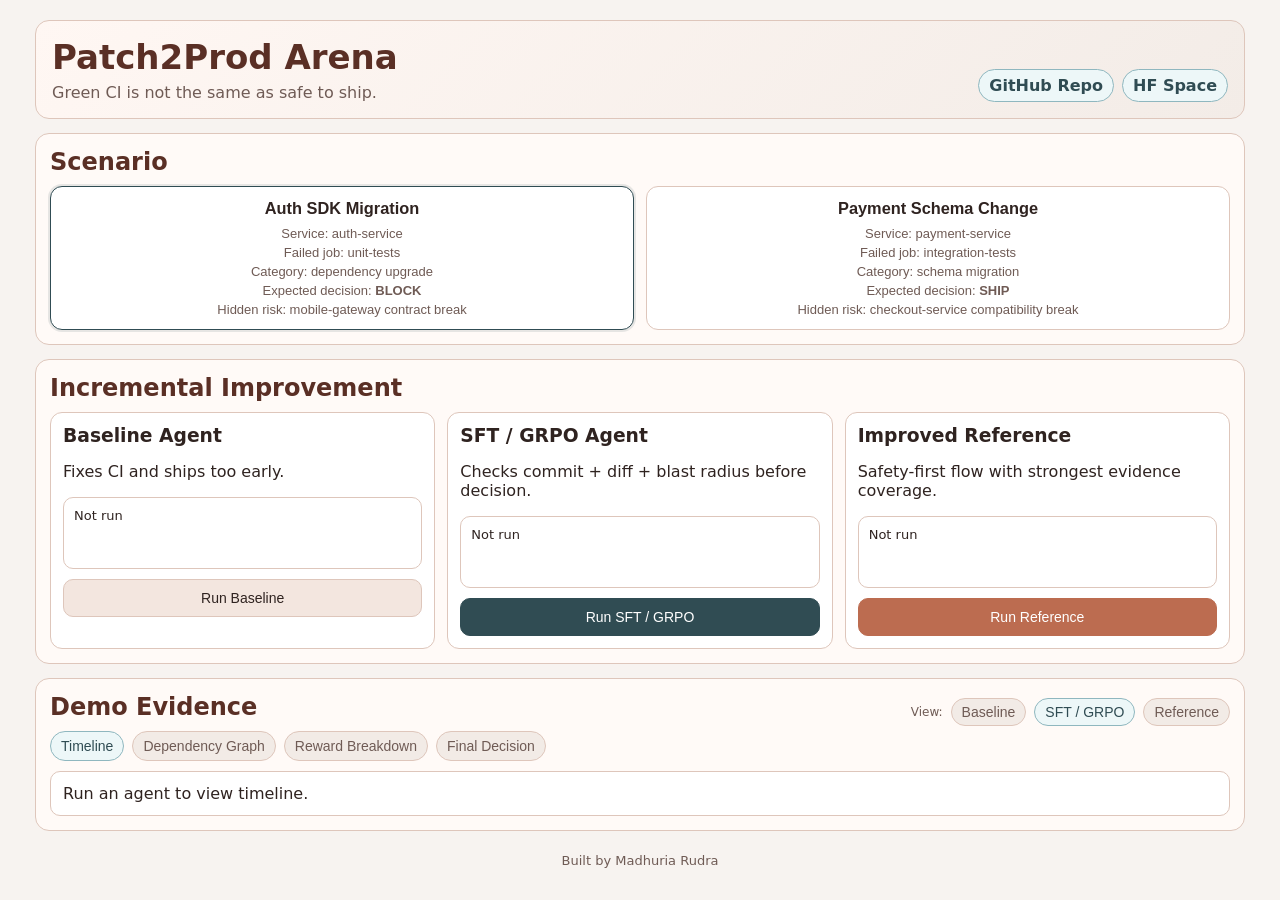
<file: index.html>
<!doctype html>
<html lang="en">
<head>
  <meta charset="UTF-8" />
  <meta http-equiv="refresh" content="0; url=./demo-ui/index.html" />
  <meta name="viewport" content="width=device-width, initial-scale=1.0" />
  <title>Patch2Prod Arena</title>
</head>
<body>
  <p>Redirecting to demo UI...</p>
</body>
</html>
</file>
<file: demo-ui/styles.css>
:root {
  --sandstone: #BC6C50;
  --deep-teal: #304C53;
  --aqua: #AFE0E7;
  --rose: #DDAD9C;
  --espresso: #5A2F25;
  --bg: #f7f3f0;
  --panel: #fffaf7;
  --line: #dec6bb;
  --text: #2f2320;
  --muted: #6f5b55;
}

* { box-sizing: border-box; }
body { margin: 0; font-family: Inter, system-ui, sans-serif; background: var(--bg); color: var(--text); }
.shell { max-width: 1250px; margin: 0 auto; padding: 20px; display: grid; gap: 14px; }

.topbar {
  display: flex; justify-content: space-between; align-items: flex-end; gap: 12px;
  background: linear-gradient(135deg, #fff7f3 0%, #f3ece7 100%);
  border: 1px solid var(--line); border-radius: 14px; padding: 16px;
}
.topbar h1 { margin: 0; font-size: 34px; color: var(--espresso); }
.topbar p { margin: 6px 0 0; color: var(--muted); }
.topbar nav { display: flex; gap: 8px; flex-wrap: wrap; }
.topbar a {
  text-decoration: none; color: var(--deep-teal); font-weight: 600;
  border: 1px solid #8fb7bf; border-radius: 999px; padding: 6px 10px; background: #edf7f8;
}

.panel {
  background: var(--panel); border: 1px solid var(--line);
  border-radius: 14px; padding: 14px;
}
h2 { margin: 0 0 10px; color: var(--espresso); }
h3 { margin: 0 0 6px; }

.controls {
  display: grid; grid-template-columns: 2fr 1fr; gap: 10px; align-items: end;
}
.field label { display: block; font-size: 12px; color: var(--muted); margin-bottom: 6px; }
input, button {
  width: 100%; border: 1px solid var(--line); border-radius: 10px; padding: 10px;
  background: #fff; color: var(--text); font-size: 14px;
}
button { cursor: pointer; }
.btn-soft { background: #f3e6df; }
.btn-primary { background: var(--deep-teal); color: #fff; border-color: var(--deep-teal); }
.btn-strong { background: var(--sandstone); color: #fff; border-color: var(--sandstone); }

.scenario-grid, .improve-grid {
  display: grid; grid-template-columns: repeat(3, minmax(250px, 1fr)); gap: 12px;
}
.scenario-grid { grid-template-columns: repeat(2, minmax(300px, 1fr)); }

.scenario-card, .stage {
  border: 1px solid var(--line); border-radius: 12px; background: #fff; padding: 12px;
}
.scenario-card.active { border-color: var(--deep-teal); box-shadow: 0 0 0 2px rgba(48,76,83,.12); }
.scenario-meta { margin-top: 8px; display: grid; gap: 4px; font-size: 13px; color: var(--muted); }

.result {
  margin: 8px 0 10px; border: 1px solid var(--line); border-radius: 10px; padding: 10px; background: #fff;
  min-height: 72px; font-size: 13px;
}

.evidence-head {
  display: flex; justify-content: space-between; align-items: center; gap: 10px; flex-wrap: wrap;
}
.picker { display: flex; align-items: center; gap: 8px; font-size: 12px; color: var(--muted); }
.pick-btn {
  width: auto; border: 1px solid var(--line); border-radius: 999px; padding: 5px 10px;
  background: #f2ebe6; color: var(--muted);
}
.pick-btn.active { background: #edf7f8; border-color: #8fb7bf; color: var(--deep-teal); }

.subtabs { display: flex; gap: 8px; flex-wrap: wrap; margin-bottom: 10px; }
.subtab {
  width: auto; border: 1px solid var(--line); border-radius: 999px; padding: 6px 10px;
  background: #f2ebe6; color: var(--muted);
}
.subtab.active { background: #edf7f8; border-color: #8fb7bf; color: var(--deep-teal); }

.subpanel { display: none; }
.subpanel.active { display: block; }

.list, .decision {
  border: 1px solid var(--line); border-radius: 10px; background: #fff; padding: 12px;
  max-height: 460px; overflow: auto; display: grid; gap: 8px;
}
.row { border-left: 3px solid #cfb7ab; padding-left: 10px; }
.row.good { border-color: #3ca178; }
.row.warn { border-color: #d59f3d; }
.row.bad { border-color: #d96a5f; }

.footer {
  text-align: center; color: var(--muted); font-size: 13px; padding: 8px 0;
}

@media (max-width: 1100px) {
  .topbar, .controls, .scenario-grid, .improve-grid { grid-template-columns: 1fr; }
  .topbar { flex-direction: column; align-items: flex-start; }
}
</file>
